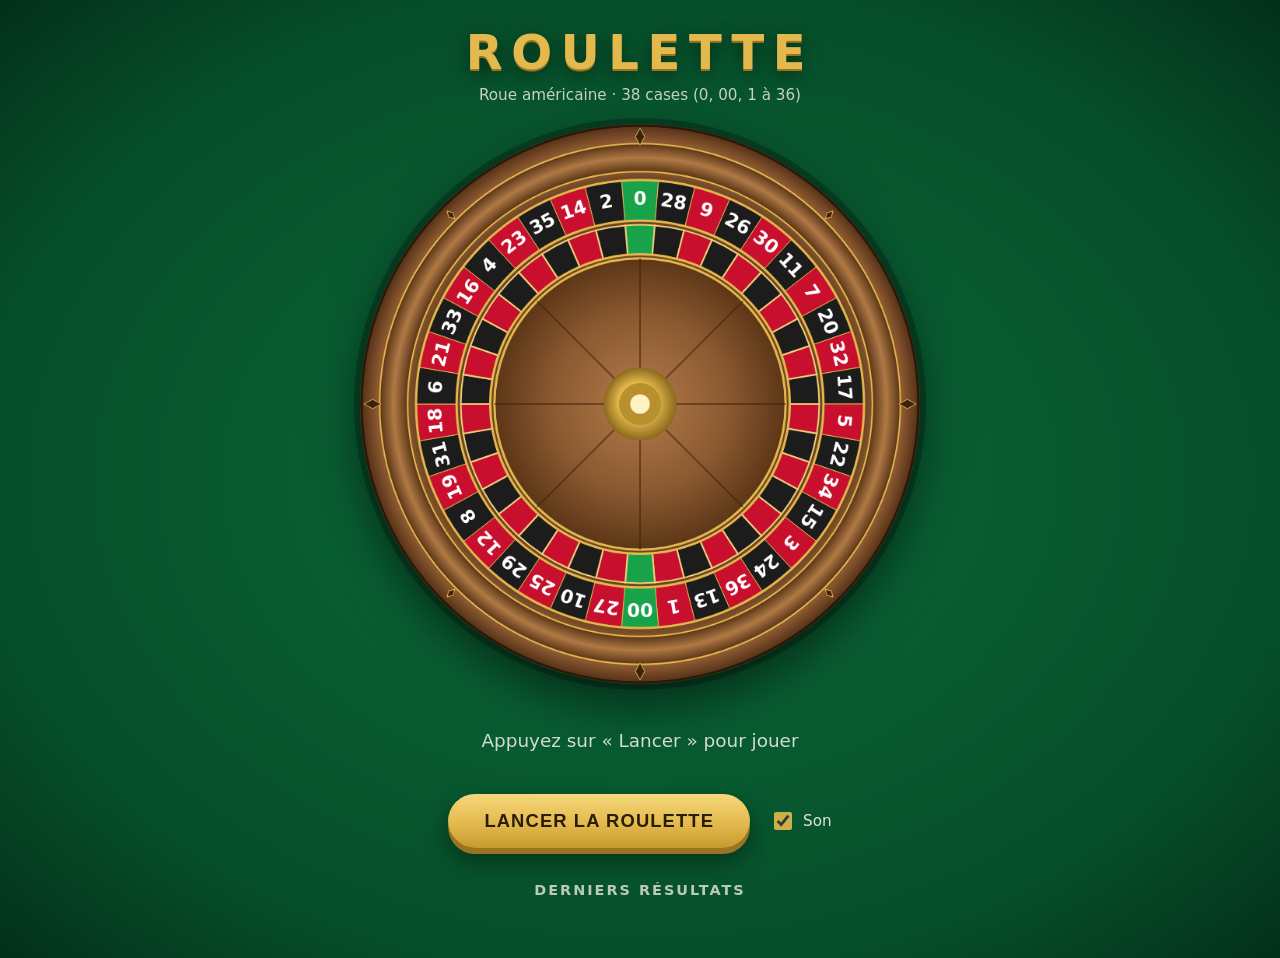
<file: index.html>
<!doctype html>
<html lang="fr">
<head>
  <meta charset="utf-8">
  <meta name="viewport" content="width=device-width, initial-scale=1">
  <title>Roulette Casino</title>
  <link rel="stylesheet" href="style.css">
</head>
<body>
  <main class="table">
    <header class="header">
      <h1>Roulette</h1>
      <p class="subtitle">Roue américaine · 38 cases (0, 00, 1 à 36)</p>
    </header>

    <section class="wheel-area">
      <canvas id="wheel" width="720" height="720" aria-label="Roue de la roulette"></canvas>
      <div id="result" class="result" aria-live="polite">
        <span class="result-label">Appuyez sur « Lancer » pour jouer</span>
      </div>
    </section>

    <section class="controls">
      <button id="spin" class="btn-spin" type="button">Lancer la roulette</button>
      <label class="toggle">
        <input id="sound" type="checkbox" checked>
        <span>Son</span>
      </label>
    </section>

    <section class="history">
      <h2>Derniers résultats</h2>
      <ol id="history" class="history-list" aria-live="polite"></ol>
    </section>
  </main>

  <script src="roulette.js"></script>
</body>
</html>
</file>
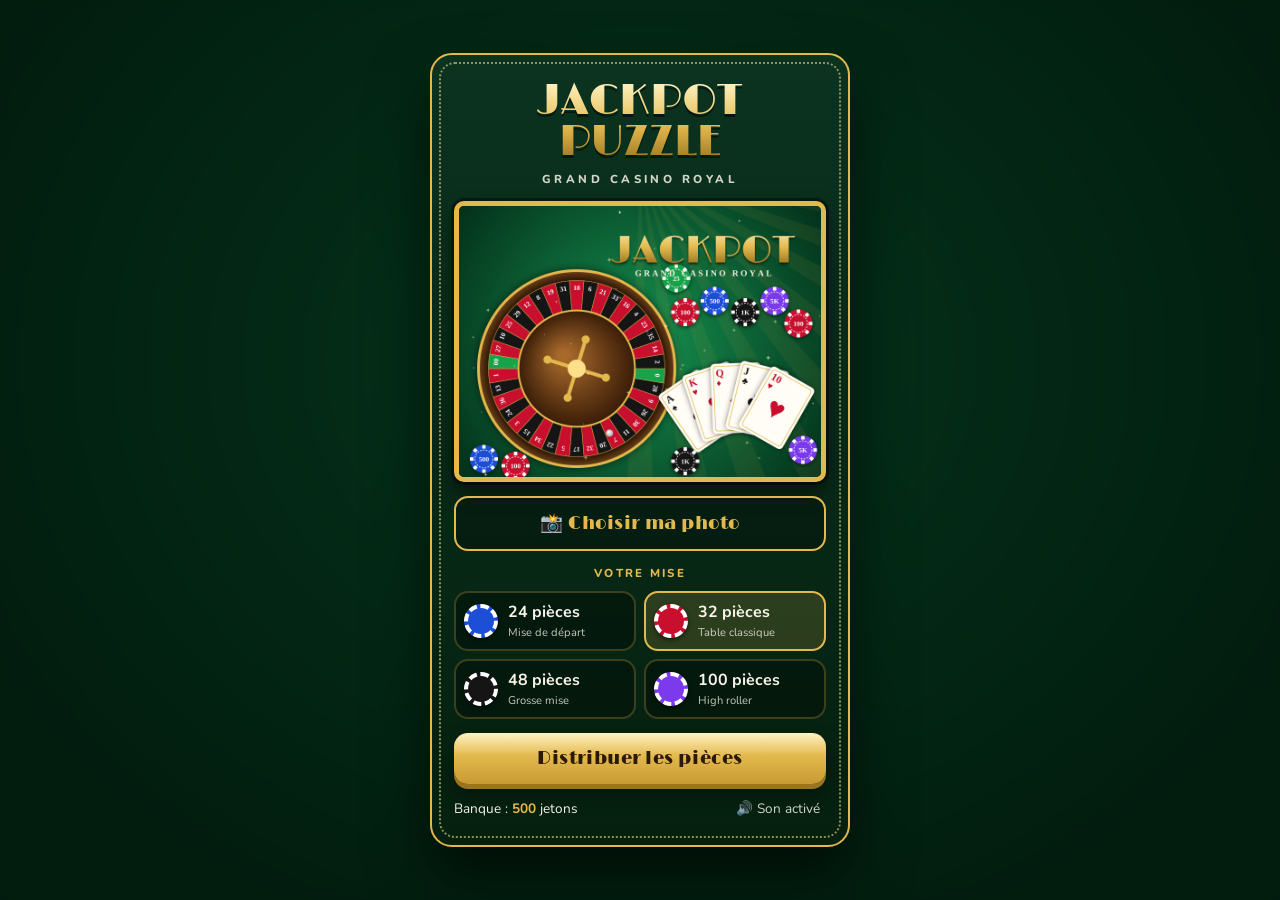
<file: puzzle.html>
<!doctype html>
<html lang="fr">
<head>
<meta charset="utf-8">
<meta name="viewport" content="width=device-width,initial-scale=1,viewport-fit=cover">
<title>Jackpot Puzzle</title>
<meta name="claude:viewport-fit-sides" content="cover">
<link rel="stylesheet" href="https://fonts.googleapis.com/css2?family=Limelight&family=Nunito:wght@400;700;800&display=swap">
<style>
/* Layout: plein écran — tapis de feutre, plateau doré au centre, pièces étalées autour, HUD en bandeau */
:root{--felt:#0b6b3a;--felt2:#032a16;--gold:#e3b94d;--gold-hi:#fff3c4;--gold2:#9a7420;--red:#c8102e;--ink:#f7f3e8;--panel:#0b3320;--panel2:#05200f;
  --disp:"Limelight",Georgia,serif;--body:"Nunito",system-ui,sans-serif;color-scheme:dark}
html,body{height:100%;margin:0;overflow:hidden}
body{background:radial-gradient(ellipse at 50% 40%,var(--felt),var(--felt2) 85%);color:var(--ink);font-family:var(--body);touch-action:none;user-select:none;-webkit-user-select:none}
[hidden]{display:none!important}
#c{position:fixed;inset:0;display:block;touch-action:none}
button{font-family:inherit;cursor:pointer}
button:focus-visible,label:focus-visible{outline:3px solid var(--gold-hi);outline-offset:2px}

.ov{position:fixed;inset:0;display:grid;place-items:center;z-index:20;overflow:auto;background:rgba(2,20,10,.62);backdrop-filter:blur(4px);
  padding-top:max(16px,env(safe-area-inset-top,0px));padding-bottom:max(16px,env(safe-area-inset-bottom,0px));
  padding-left:max(16px,env(safe-area-inset-left,0px));padding-right:max(16px,env(safe-area-inset-right,0px))}
.panel{position:relative;width:min(420px,100%);box-sizing:border-box;background:linear-gradient(var(--panel),var(--panel2));border:2px solid var(--gold);border-radius:22px;
  padding:26px 22px;display:flex;flex-direction:column;gap:14px;text-align:center;box-shadow:0 30px 60px rgba(0,0,0,.6)}
.panel::before{content:"";position:absolute;inset:7px;border-radius:16px;border:2px dotted rgba(255,230,150,.55);pointer-events:none}
.brand{font-family:var(--disp);font-size:2.7rem;line-height:.95;background:linear-gradient(var(--gold-hi),var(--gold) 55%,var(--gold2));-webkit-background-clip:text;background-clip:text;color:transparent;filter:drop-shadow(0 3px 0 rgba(0,0,0,.5))}
.sub{font-size:.72rem;letter-spacing:.3em;text-transform:uppercase;font-weight:800;opacity:.85;margin-top:-6px}
.thumb{border:5px solid var(--gold);border-radius:10px;overflow:hidden;box-shadow:0 0 0 3px rgba(0,0,0,.4),0 10px 20px rgba(0,0,0,.5);aspect-ratio:4/3;background:#000}
.thumb img{width:100%;height:100%;object-fit:cover;display:block}
.btn{font-family:var(--disp);font-size:1.15rem;letter-spacing:.03em;background:linear-gradient(var(--gold-hi),var(--gold) 45%,#c89a33);color:#2a1a05;border:0;padding:14px;border-radius:14px;box-shadow:0 5px 0 var(--gold2),0 10px 20px rgba(0,0,0,.4);display:block}
.btn:active{transform:translateY(3px);box-shadow:0 2px 0 var(--gold2)}
.btn.ghost{background:rgba(0,0,0,.25);color:var(--gold);border:2px solid var(--gold);box-shadow:none}
.lbl{font-size:.72rem;letter-spacing:.2em;text-transform:uppercase;font-weight:800;color:var(--gold);margin-bottom:-4px}
.chips{display:grid;grid-template-columns:1fr 1fr;gap:8px}
.chip-b{display:flex;align-items:center;gap:10px;background:rgba(0,0,0,.3);border:2px solid rgba(227,185,77,.25);border-radius:14px;padding:8px;color:var(--ink);text-align:left}
.chip-b[aria-pressed="true"]{border-color:var(--gold);background:rgba(227,185,77,.16)}
.chip-b b{display:block;font-size:1rem}.chip-b small{font-size:.7rem;opacity:.8}
.dot{flex:0 0 34px;height:34px;border-radius:50%;background:var(--c);border:4px dashed #fff;box-sizing:border-box;box-shadow:0 2px 4px rgba(0,0,0,.5)}
.foot{display:flex;justify-content:space-between;align-items:center;font-size:.85rem}
.foot b{color:var(--gold);font-variant-numeric:tabular-nums}
.link{background:none;border:0;color:var(--ink);opacity:.85;font-size:.85rem}

#hud{position:fixed;top:0;left:0;right:0;z-index:10;display:flex;gap:6px;align-items:center;justify-content:center;
  padding-top:calc(8px + env(safe-area-inset-top,0px));padding-bottom:8px;padding-left:max(8px,env(safe-area-inset-left,0px));padding-right:max(8px,env(safe-area-inset-right,0px));
  background:linear-gradient(rgba(0,0,0,.45),transparent)}
.stat{background:rgba(0,0,0,.45);border:1px solid rgba(227,185,77,.45);border-radius:99px;padding:6px 10px;font-weight:800;font-size:.85rem;font-variant-numeric:tabular-nums;white-space:nowrap;display:flex;gap:5px;align-items:center}
.chipi{display:inline-block;width:13px;height:13px;border-radius:50%;background:var(--red);border:2px dashed #fff;box-sizing:border-box}
.hb{width:40px;height:40px;border-radius:50%;background:rgba(0,0,0,.45);border:1px solid rgba(227,185,77,.55);color:var(--ink);font-size:1.05rem;flex:0 0 auto}
.hb.on{background:var(--gold);color:#2a1a05}
#flash{position:fixed;left:0;right:0;top:calc(70px + env(safe-area-inset-top,0px));text-align:center;z-index:11;pointer-events:none;font-family:var(--disp);font-size:1.7rem;color:var(--gold-hi);text-shadow:0 3px 0 #000,0 0 18px rgba(227,185,77,.8);opacity:0}
#flash.go{animation:pop 1.1s ease-out}
@keyframes pop{0%{opacity:0;transform:scale(.6) rotate(-4deg)}15%{opacity:1;transform:scale(1.15) rotate(-4deg)}70%{opacity:1;transform:scale(1) rotate(-4deg)}100%{opacity:0;transform:translateY(-20px) rotate(-4deg)}}

.jack{font-family:var(--disp);font-size:3.2rem;line-height:1;background:linear-gradient(var(--gold-hi),var(--gold) 55%,var(--gold2));-webkit-background-clip:text;background-clip:text;color:transparent;filter:drop-shadow(0 3px 0 rgba(0,0,0,.6))}
.stars{font-size:2.4rem;letter-spacing:6px;color:var(--gold);text-shadow:0 3px 0 rgba(0,0,0,.5)}
.stars .off{opacity:.25}
.wstats{display:grid;grid-template-columns:repeat(3,1fr);gap:8px}
.wstats div{background:rgba(0,0,0,.3);border-radius:12px;padding:8px 4px;font-size:.72rem}
.wstats b{display:block;font-size:1.2rem;color:var(--gold);font-variant-numeric:tabular-nums}
#coins{position:fixed;inset:0;pointer-events:none;overflow:hidden;z-index:21}
.coin{position:absolute;top:-30px;width:22px;height:22px;border-radius:50%;background:radial-gradient(circle at 35% 35%,var(--gold-hi),var(--gold) 50%,var(--gold2));box-shadow:0 0 0 2px rgba(0,0,0,.2);animation:fall linear forwards}
@keyframes fall{to{transform:translateY(115vh) rotate(720deg)}}
@media (prefers-reduced-motion:reduce){.coin{display:none}#flash.go{animation-duration:.01s}}
</style>

</head>
<body>
<canvas id="c"></canvas>

<div id="hud" hidden>
  <button class="hb" id="bHome" aria-label="Retour au menu">⌂</button>
  <div class="stat" title="Temps"><span>⏱</span><b id="time">0:00</b></div>
  <div class="stat" title="Pièces placées"><span>🧩</span><b id="count">0/0</b></div>
  <div class="stat" title="Jetons gagnés"><span class="chipi"></span><b id="gain">0</b></div>
  <button class="hb" id="bGhost" aria-label="Afficher le modèle">👁</button>
  <button class="hb" id="bSpread" aria-label="Étaler les pièces">⟲</button>
</div>
<div id="flash"></div>

<div class="ov" id="home">
  <div class="panel">
    <div class="brand">JACKPOT<br>PUZZLE</div>
    <div class="sub">Grand Casino Royal</div>
    <div class="thumb"><img id="thumb" alt="Image du puzzle"></div>
    <label class="btn ghost" for="file" tabindex="0">📸 Choisir ma photo</label>
    <input type="file" id="file" accept="image/*" hidden>
    <div class="lbl">Votre mise</div>
    <div class="chips" id="chips"></div>
    <button class="btn" id="play">Distribuer les pièces</button>
    <div class="foot"><span>Banque : <b id="bank">0</b> jetons</span><button class="link" id="bSound">🔊 Son activé</button></div>
  </div>
</div>

<div class="ov" id="win" hidden>
  <div class="panel">
    <div class="jack">JACKPOT !</div>
    <div class="stars" id="wStars"></div>
    <div class="thumb"><img id="wImg" alt="Puzzle terminé"></div>
    <div class="wstats">
      <div><b id="wTime">0:00</b>temps</div>
      <div><b id="wCombo">×1</b>combo max</div>
      <div><b id="wGain">+0</b>jetons</div>
    </div>
    <button class="btn" id="wNext">Doubler la mise</button>
    <button class="btn ghost" id="wHome">Nouvelle photo</button>
  </div>
</div>
<div id="coins"></div>

<script>
const $=q=>document.querySelector(q);
const cv=$('#c'),ctx=cv.getContext('2d');
let dpr=1,cw=0,ch=0,sc=1,ox=0,oy=0;
let G=null,src=null,N=32,dirty=true,drag=null,ghost=false,parts=[],AC=null,sound=true;
const LEVELS=[[24,'Mise de départ','#1d4ed8'],[32,'Table classique','#c8102e'],[48,'Grosse mise','#151515'],[100,'High roller','#7c3aed']];
let bank=500;try{const b=localStorage.getItem('jp-bank');if(b!==null)bank=+b}catch(e){}
function saveBank(){try{localStorage.setItem('jp-bank',bank)}catch(e){}}

/* ---------- écran / vue ---------- */
function hudH(){const h=$('#hud');return h.hidden?0:h.offsetHeight}
function resize(){dpr=Math.min(window.devicePixelRatio||1,3);cw=innerWidth;ch=innerHeight;cv.width=Math.round(cw*dpr);cv.height=Math.round(ch*dpr);cv.style.width=cw+'px';cv.style.height=ch+'px';fit();dirty=true}
function fit(){if(!G)return;const top=Math.max(hudH(),58)+4,m=6;sc=Math.min((cw-2*m)/G.W,(ch-top-m)/G.H);ox=(cw-G.W*sc)/2;oy=top+(ch-top-m-G.H*sc)/2}
addEventListener('resize',resize);

/* ---------- image par défaut (scène de casino dessinée) ---------- */
async function makeDefault(){
  try{await document.fonts.load('100px Limelight')}catch(e){}
  const c=document.createElement('canvas');c.width=1600;c.height=1200;const x=c.getContext('2d');
  let g=x.createRadialGradient(800,600,100,800,600,1000);g.addColorStop(0,'#14894b');g.addColorStop(1,'#03301a');x.fillStyle=g;x.fillRect(0,0,1600,1200);
  x.save();x.translate(800,-150);x.rotate(-Math.PI/2);for(let i=0;i<36;i++){x.rotate(Math.PI/36);if(i%2){x.fillStyle='rgba(227,185,77,.07)';x.beginPath();x.moveTo(0,0);x.lineTo(1700,-70);x.lineTo(1700,70);x.fill()}}x.restore();
  for(let i=0;i<5000;i++){x.fillStyle=`rgba(255,255,255,${Math.random()*.05})`;x.fillRect(Math.random()*1600,Math.random()*1200,2,2)}
  // roulette
  const ord=[0,28,9,26,30,11,7,20,32,17,5,22,34,15,3,24,36,13,1,'00',27,10,25,29,12,8,19,31,18,6,21,33,16,4,23,35,14,2];
  const reds=new Set([1,3,5,7,9,12,14,16,18,19,21,23,25,27,30,32,34,36]);
  const cx=520,cy=720,R=390,a=2*Math.PI/38;
  x.save();x.shadowColor='rgba(0,0,0,.6)';x.shadowBlur=40;x.beginPath();x.arc(cx,cy,R+50,0,7);g=x.createRadialGradient(cx,cy,R,cx,cy,R+50);g.addColorStop(0,'#2d1606');g.addColorStop(1,'#7a4a1c');x.fillStyle=g;x.fill();x.restore();
  x.lineWidth=12;x.strokeStyle='#e3b94d';x.beginPath();x.arc(cx,cy,R+44,0,7);x.stroke();
  ord.forEach((n,i)=>{x.beginPath();x.moveTo(cx,cy);x.arc(cx,cy,R,i*a,(i+1)*a);x.closePath();x.fillStyle=(n===0||n==='00')?'#18a34a':reds.has(n)?'#c8102e':'#151515';x.fill();x.strokeStyle='#e3b94d';x.lineWidth=2;x.stroke();
    x.save();x.translate(cx,cy);x.rotate((i+.5)*a+Math.PI/2);x.fillStyle='#fff';x.font='bold 30px Georgia';x.textAlign='center';x.fillText(n,0,-R+42);x.restore()});
  x.beginPath();x.arc(cx,cy,R*.66,0,7);g=x.createRadialGradient(cx-60,cy-60,20,cx,cy,R*.66);g.addColorStop(0,'#a8692c');g.addColorStop(1,'#3a1d08');x.fillStyle=g;x.fill();x.lineWidth=8;x.strokeStyle='#e3b94d';x.stroke();
  for(let k=0;k<4;k++){x.save();x.translate(cx,cy);x.rotate(k*Math.PI/2+.3);x.fillStyle='#e3b94d';x.fillRect(-8,-130,16,130);x.beginPath();x.arc(0,-135,18,0,7);x.fill();x.restore()}
  x.beginPath();x.arc(cx,cy,40,0,7);x.fillStyle='#ffe08a';x.fill();
  x.beginPath();x.arc(cx+Math.cos(1.1)*(R-70),cy+Math.sin(1.1)*(R-70),16,0,7);g=x.createRadialGradient(cx+Math.cos(1.1)*(R-70)-5,cy+Math.sin(1.1)*(R-70)-5,2,cx+Math.cos(1.1)*(R-70),cy+Math.sin(1.1)*(R-70),16);g.addColorStop(0,'#fff');g.addColorStop(1,'#aaa');x.fillStyle=g;x.fill();
  // cartes
  [['A','♠'],['K','♥'],['Q','♦'],['J','♣'],['10','♥']].forEach(([r,s],i)=>{x.save();x.translate(1240,1180);x.rotate(-.6+i*.28);x.translate(0,-330);
    x.shadowColor='rgba(0,0,0,.5)';x.shadowBlur=24;x.fillStyle='#fffdf5';x.beginPath();x.roundRect(-110,-155,220,310,18);x.fill();x.shadowBlur=0;
    x.strokeStyle='#e3b94d';x.lineWidth=3;x.beginPath();x.roundRect(-98,-143,196,286,12);x.stroke();
    const col=(s==='♥'||s==='♦')?'#c8102e':'#151515';x.fillStyle=col;x.textAlign='left';x.font='bold 46px Georgia';x.fillText(r,-88,-98);x.font='40px Georgia';x.fillText(s,-86,-56);
    x.font='130px Georgia';x.textAlign='center';x.fillText(s,0,50);x.restore()});
  // jetons
  function chip(px,py,r,col,lab){x.save();x.translate(px,py);x.shadowColor='rgba(0,0,0,.55)';x.shadowBlur=18;x.shadowOffsetY=6;x.beginPath();x.arc(0,0,r,0,7);x.fillStyle=col;x.fill();x.shadowColor='transparent';
    x.fillStyle='#fff';for(let k=0;k<8;k++){x.save();x.rotate(k*Math.PI/4);x.fillRect(-r*.12,-r,r*.24,r*.26);x.restore()}
    x.beginPath();x.arc(0,0,r*.64,0,7);x.strokeStyle='rgba(255,255,255,.85)';x.setLineDash([7,6]);x.lineWidth=4;x.stroke();x.setLineDash([]);
    x.fillStyle='#fff';x.font=`bold ${r*.48}px Georgia`;x.textAlign='center';x.textBaseline='middle';x.fillText(lab,0,3);x.restore()}
  [[1000,470,'#c8102e','100'],[1130,420,'#1d4ed8','500'],[1265,470,'#151515','1K'],[1395,420,'#7c3aed','5K'],[1500,520,'#c8102e','100'],
   [110,1120,'#1d4ed8','500'],[250,1150,'#c8102e','100'],[1000,1130,'#151515','1K'],[1520,1080,'#7c3aed','5K'],[960,320,'#18a34a','25']].forEach(a=>chip(a[0],a[1],62,a[2],a[3]));
  // titre
  x.textAlign='center';x.textBaseline='alphabetic';x.font='170px Limelight, Georgia';
  g=x.createLinearGradient(0,90,0,260);g.addColorStop(0,'#fff3c4');g.addColorStop(.55,'#e3b94d');g.addColorStop(1,'#9a7420');
  x.shadowColor='rgba(0,0,0,.6)';x.shadowOffsetY=8;x.shadowBlur=10;x.fillStyle=g;x.fillText('JACKPOT',1080,250);x.shadowColor='transparent';
  x.font='bold 38px Georgia';x.fillStyle='#f7f3e8';x.fillText('G R A N D   C A S I N O   R O Y A L',1080,310);
  for(let i=0;i<40;i++){const sx=Math.random()*1600,sy=Math.random()*1200,r=4+Math.random()*10;x.fillStyle=`rgba(255,240,180,${.3+Math.random()*.6})`;x.beginPath();x.moveTo(sx,sy-r);x.quadraticCurveTo(sx,sy,sx+r,sy);x.quadraticCurveTo(sx,sy,sx,sy+r);x.quadraticCurveTo(sx,sy,sx-r,sy);x.quadraticCurveTo(sx,sy,sx,sy-r);x.fill()}
  return c;
}

/* ---------- formes des pièces ---------- */
function edge(P,x0,y0,x1,y1,t,m){
  if(!t){P.lineTo(x1,y1);return}
  const dx=x1-x0,dy=y1-y0,L=Math.hypot(dx,dy),k=m/L,nx=dy*k,ny=-dx*k,p=(a,b)=>{a=a===1?1:.5+(a-.5)*k;return[x0+dx*a+nx*b*t,y0+dy*a+ny*b*t]};
  const B=(a,b,c,d,e,f)=>P.bezierCurveTo(...p(a,b),...p(c,d),...p(e,f));
  P.lineTo(...p(.35,0));B(.40,0,.44,.08,.38,.14);B(.32,.22,.40,.29,.50,.29);B(.60,.29,.68,.22,.62,.14);B(.56,.08,.60,0,.65,0);P.lineTo(x1,y1);
}
function piecePath(w,h,e){const m=Math.min(w,h),P=new Path2D(),pt=[[0,0],[w,0],[w,h],[0,h]];P.moveTo(0,0);for(let k=0;k<4;k++){const a=pt[k],b=pt[(k+1)%4];edge(P,a[0],a[1],b[0],b[1],e[k],m)}P.closePath();return P}
function renderPiece(p){
  const {s,sw,sh,pad,q}=G,c=document.createElement('canvas');c.width=Math.ceil((sw+2*pad)*q);c.height=Math.ceil((sh+2*pad)*q);const x=c.getContext('2d');
  x.setTransform(q,0,0,q,pad*q,pad*q);
  x.shadowColor='rgba(0,0,0,.55)';x.shadowBlur=s*.08*q;x.shadowOffsetY=s*.04*q;x.fillStyle='#000';x.fill(p.path);x.shadowColor='transparent';
  x.save();x.clip(p.path);x.drawImage(G.bc,-p.c*sw,-p.r*sh,G.Wb,G.Hb);
  x.lineWidth=s*.05;x.translate(s*.016,s*.016);x.strokeStyle='rgba(255,255,255,.3)';x.stroke(p.path);x.translate(-s*.032,-s*.032);x.strokeStyle='rgba(0,0,0,.35)';x.stroke(p.path);x.restore();
  x.lineWidth=s*.014;x.strokeStyle='rgba(0,0,0,.55)';x.stroke(p.path);p.cv=c;
}

/* ---------- partie ---------- */
function pickZone(){const z=G.zones,tot=z.reduce((a,b)=>a+b[2]*b[3],0);let r=Math.random()*tot;for(const k of z){r-=k[2]*k[3];if(r<=0)return k}return z[0]}
function spot(){const z=pickZone();return[z[0]+Math.random()*Math.max(1,z[2]-G.sw),z[1]+Math.random()*Math.max(1,z[3]-G.sh)]}

function start(){
  const img=src,ia=img.width/img.height,A=Math.min(1.7,Math.max(.6,ia));
  let cols=0,rows=0,bd=1e9;for(let c=2;c<=N;c++){if(N%c)continue;const r=N/c,d=Math.abs(Math.log((A/c*r)));if(d<bd){bd=d;cols=c;rows=r}}
  const n=cols*rows,portrait=innerHeight>innerWidth*1.05;
  const Wb=portrait?600:640*A,Hb=Wb/A,sw=Wb/cols,sh=Hb/rows,s=Math.min(sw,sh),gap=s*.4,need=n*sw*sh*1.56*.7;
  let W,H,bx,by,zones;
  if(portrait){const m=s*.5;W=Wb+2*m;const sc0=(innerWidth-12)/W,Hav=(innerHeight-74)/sc0;const B=Math.max(s*3,need/W,Hav-(m+Hb+gap+m*.4));bx=m;by=m;H=m+Hb+gap+B+m*.4;zones=[[m*.2,by+Hb+gap,W-m*.4,B]]}
  else{const top=s*.6;H=Hb+2*top;const side=Math.max(s*2.6,need/(2*H));W=Wb+2*side;bx=side;by=top;const zw=side-gap-s*.2;zones=[[s*.2,top*.4,zw,H-top*.8],[side+Wb+gap,top*.4,zw,H-top*.8]]}
  G={cols,rows,n,s,sw,sh,pad:s*.36,Wb,Hb,W,H,bx,by,zones,pieces:[],order:[],t0:0,combo:0,lastSnap:0,maxCombo:1,won:false,anim:null,gain:0,ghostUses:0};
  $('#home').hidden=true;$('#win').hidden=true;$('#hud').hidden=false;ghost=false;$('#bGhost').classList.remove('on');
  fit();G.q=Math.min(3,Math.max(1,sc*dpr));
  const bc=document.createElement('canvas');bc.width=Math.round(Wb*G.q);bc.height=Math.round(Hb*G.q);
  const Rt=A;let iw=img.width,ih=img.height,sx=0,sy=0;if(iw/ih>Rt){iw=ih*Rt;sx=(img.width-iw)/2}else{ih=iw/Rt;sy=(img.height-ih)/2}
  bc.getContext('2d').drawImage(img,sx,sy,iw,ih,0,0,bc.width,bc.height);G.bc=bc;
  const rnd=()=>Math.random()<.5?1:-1,h=[...Array(rows)].map(()=>[...Array(cols)].map(rnd)),v=[...Array(rows)].map(()=>[...Array(cols)].map(rnd));
  let id=0;
  for(let r=0;r<rows;r++)for(let c=0;c<cols;c++){
    const e=[r?-h[r-1][c]:0,c<cols-1?v[r][c]:0,r<rows-1?h[r][c]:0,c?-v[r][c-1]:0];
    const p={r,c,g:id++,tx:bx+c*sw,ty:by+r*sh,locked:false,path:piecePath(sw,sh,e)};renderPiece(p);
    const [ex,ey]=spot();p.ex=ex;p.ey=ey;p.fx=p.x=bx+Wb/2-sw/2;p.fy=p.y=by+Hb/2-sh/2;G.pieces.push(p)}
  G.order=G.pieces.slice().sort(()=>Math.random()-.5);
  const step=Math.min(14,1100/n);G.order.forEach((p,i)=>p.delay=i*step);
  G.anim={t0:performance.now(),end:n*step+450};
  G.grid=(r,c)=>(r<0||c<0||r>=rows||c>=cols)?null:G.pieces[r*cols+c];
  updHud();dirty=true;
}

function trySnap(gid){
  const s=G.s,T=s*.3,grp=G.pieces.filter(p=>p.g===gid);
  for(const p of grp){if(Math.hypot(p.x-p.tx,p.y-p.ty)<T){const dx=p.tx-p.x,dy=p.ty-p.y;grp.forEach(q=>{q.x+=dx;q.y+=dy;q.locked=true});G.snapG=gid;return'board'}}
  for(const p of grp)for(const[dr,dc]of[[0,1],[1,0],[0,-1],[-1,0]]){
    const n=G.grid(p.r+dr,p.c+dc);if(!n||n.g===gid)continue;
    const ex=n.x-(p.x+dc*G.sw),ey=n.y-(p.y+dr*G.sh);
    if(Math.hypot(ex,ey)<T){
      if(n.locked){grp.forEach(q=>{q.x+=ex;q.y+=ey;q.locked=true});G.snapG=gid;return'board'}
      grp.forEach(q=>{q.x+=ex;q.y+=ey;q.g=n.g});G.snapG=n.g;return trySnap(n.g)||'merge'}}
  return null;
}
function sortOrder(){G.order.sort((a,b)=>(b.locked?1:0)-(a.locked?1:0))}

function onSnap(res,gid){
  const now=performance.now();G.combo=(now-G.lastSnap<6000)?G.combo+1:1;G.lastSnap=now;G.maxCombo=Math.max(G.maxCombo,G.combo);
  const gain=5*G.combo;G.gain+=gain;
  const grp=G.pieces.filter(p=>p.g===gid);
  let cx=0,cy=0;grp.forEach(p=>{cx+=p.x;cy+=p.y});cx=cx/grp.length+G.sw/2;cy=cy/grp.length+G.sh/2;burst(cx,cy,res==='board'?22:12);
  sfx(res);if(G.combo>=2)flash(`COMBO ×${G.combo}  +${gain}`);
  if(res==='board')sortOrder();updHud();
  if(G.pieces.every(p=>p.locked))setTimeout(win,450);
}

/* ---------- interactions ---------- */
function toW(e){return[(e.clientX-ox)/sc,(e.clientY-oy)/sc]}
function hit(wx,wy){
  ctx.setTransform(1,0,0,1,0,0);
  for(let k=G.order.length-1;k>=0;k--){const p=G.order[k];if(!p.locked&&ctx.isPointInPath(p.path,wx-p.x,wy-p.y))return p}
  let best=null,bd=G.s*.75;for(let k=G.order.length-1;k>=0;k--){const p=G.order[k];if(p.locked)continue;const d=Math.hypot(wx-p.x-G.sw/2,wy-p.y-G.sh/2);if(d<bd){bd=d;best=p}}
  return best;
}
cv.addEventListener('pointerdown',e=>{
  initAudio();if(!G||G.won||G.anim||drag)return;const[wx,wy]=toW(e),p=hit(wx,wy);if(!p)return;
  const grp=G.order.filter(q=>q.g===p.g);G.order=G.order.filter(q=>q.g!==p.g).concat(grp);
  drag={id:e.pointerId,grp,lx:wx,ly:wy};try{cv.setPointerCapture(e.pointerId)}catch(_){}sfx('pick');dirty=true;
});
cv.addEventListener('pointermove',e=>{
  if(!drag||e.pointerId!==drag.id)return;const[wx,wy]=toW(e);let dx=wx-drag.lx,dy=wy-drag.ly;
  const minx=Math.min(...drag.grp.map(q=>q.x)),maxx=Math.max(...drag.grp.map(q=>q.x)),miny=Math.min(...drag.grp.map(q=>q.y)),maxy=Math.max(...drag.grp.map(q=>q.y)),s=G.s;
  dx=Math.max(-minx-s*.5,Math.min(G.W-maxx-s*.5,dx));dy=Math.max(-miny-s*.5,Math.min(G.H-maxy-s*.5,dy));
  drag.grp.forEach(q=>{q.x+=dx;q.y+=dy});drag.lx+=dx;drag.ly+=dy;dirty=true;
});
function endDrag(e){if(!drag||e.pointerId!==drag.id)return;const gid=drag.grp[0].g;drag=null;const res=trySnap(gid);if(res)onSnap(res,G.snapG);dirty=true}
cv.addEventListener('pointerup',endDrag);cv.addEventListener('pointercancel',endDrag);

$('#bGhost').onclick=()=>{ghost=!ghost;if(ghost)G.ghostUses++;$('#bGhost').classList.toggle('on',ghost);dirty=true};
$('#bSpread').onclick=()=>{if(!G||G.anim)return;const cnt={};G.pieces.forEach(p=>cnt[p.g]=(cnt[p.g]||0)+1);G.pieces.forEach(p=>{if(!p.locked&&cnt[p.g]===1){const[x,y]=spot();p.x=x;p.y=y}});sfx('pick');dirty=true};
$('#bHome').onclick=()=>{G=null;$('#hud').hidden=true;$('#home').hidden=false;renderHome();dirty=true;ctx.setTransform(1,0,0,1,0,0);ctx.clearRect(0,0,cv.width,cv.height)};

/* ---------- rendu ---------- */
function burst(x,y,n){const cols=['#ffe08a','#e3b94d','#fff3c4','#c8102e'];for(let i=0;i<n;i++){const a=Math.random()*7,v=G.s*(.02+Math.random()*.05);parts.push({x,y,vx:Math.cos(a)*v,vy:Math.sin(a)*v-G.s*.02,r:G.s*(.03+Math.random()*.04),l:1,c:cols[i%4]})}}
function draw(){
  dirty=false;ctx.setTransform(dpr,0,0,dpr,0,0);ctx.clearRect(0,0,cw,ch);if(!G)return;
  ctx.translate(ox,oy);ctx.scale(sc,sc);const{bx,by,Wb,Hb,s,sw,sh,pad}=G;
  ctx.fillStyle='rgba(0,0,0,.34)';ctx.beginPath();ctx.roundRect(bx-s*.12,by-s*.12,Wb+s*.24,Hb+s*.24,s*.15);ctx.fill();
  ctx.lineWidth=s*.07;ctx.strokeStyle='#e3b94d';ctx.stroke();
  ctx.lineWidth=s*.02;ctx.strokeStyle='rgba(255,243,196,.5)';ctx.beginPath();ctx.roundRect(bx-s*.2,by-s*.2,Wb+s*.4,Hb+s*.4,s*.2);ctx.stroke();
  ctx.strokeStyle='rgba(227,185,77,.13)';ctx.lineWidth=1/sc;ctx.beginPath();
  for(let c=1;c<G.cols;c++){ctx.moveTo(bx+c*sw,by);ctx.lineTo(bx+c*sw,by+Hb)}for(let r=1;r<G.rows;r++){ctx.moveTo(bx,by+r*sh);ctx.lineTo(bx+Wb,by+r*sh)}ctx.stroke();
  if(ghost){ctx.globalAlpha=.3;ctx.drawImage(G.bc,bx,by,Wb,Hb);ctx.globalAlpha=1}
  for(const p of G.order)ctx.drawImage(p.cv,p.x-pad,p.y-pad,sw+2*pad,sh+2*pad);
  for(const q of parts){ctx.globalAlpha=Math.max(0,q.l);ctx.fillStyle=q.c;ctx.beginPath();ctx.arc(q.x,q.y,q.r,0,7);ctx.fill()}ctx.globalAlpha=1;
}
function loop(now){
  requestAnimationFrame(loop);if(!G)return;
  if(G.anim){const t=now-G.anim.t0;for(const p of G.pieces){let k=(t-p.delay)/450;k=Math.max(0,Math.min(1,k));const e=1-(1-k)**3;p.x=p.fx+(p.ex-p.fx)*e;p.y=p.fy+(p.ey-p.fy)*e}
    if(t>G.anim.end){G.anim=null;G.t0=performance.now()}else if(Math.random()<.25)sfx('deal');dirty=true}
  if(parts.length){parts.forEach(q=>{q.x+=q.vx;q.y+=q.vy;q.vy+=G.s*.003;q.l-=.025});parts=parts.filter(q=>q.l>0);dirty=true}
  if(dirty)draw();
}
requestAnimationFrame(loop);

/* ---------- HUD, victoire ---------- */
const fmt=ms=>{const t=Math.floor(ms/1000);return Math.floor(t/60)+':'+String(t%60).padStart(2,'0')};
function updHud(){if(!G)return;$('#count').textContent=G.pieces.filter(p=>p.locked).length+'/'+G.n;$('#gain').textContent=G.gain;$('#time').textContent=G.anim||!G.t0?'0:00':fmt((G.won?G.end:performance.now())-G.t0)}
setInterval(updHud,250);
function flash(t){const f=$('#flash');f.textContent=t;f.classList.remove('go');void f.offsetWidth;f.classList.add('go')}
function win(){
  if(G.won)return;G.won=true;G.end=performance.now();ghost=false;$('#bGhost').classList.remove('on');dirty=true;
  const sec=(G.end-G.t0)/1000,per=sec/G.n;let stars=per<5?3:per<10?2:1;if(G.ghostUses>3)stars=Math.max(1,stars-1);
  const reward=Math.round(G.n*[1,1.5,2.5][stars-1])+G.gain;bank+=reward;saveBank();
  $('#wStars').innerHTML='★'.repeat(stars)+'<span class="off">'+'★'.repeat(3-stars)+'</span>';
  $('#wTime').textContent=fmt(G.end-G.t0);$('#wCombo').textContent='×'+G.maxCombo;$('#wGain').textContent='+'+reward;
  $('#wImg').src=G.bc.toDataURL('image/jpeg',.85);
  const nx=LEVELS.find(l=>l[0]>G.n);$('#wNext').textContent=nx?`Doubler la mise · ${nx[0]} pièces`:'Rejouer en High roller';
  $('#win').hidden=false;sfx('win');
  const box=$('#coins');box.innerHTML='';for(let i=0;i<45;i++){const c=document.createElement('i');c.className='coin';c.style.left=Math.random()*100+'%';c.style.animationDuration=(1.6+Math.random()*1.8)+'s';c.style.animationDelay=Math.random()*1.2+'s';box.appendChild(c)}
  setTimeout(()=>box.innerHTML='',5000);
}
$('#wNext').onclick=()=>{const nx=LEVELS.find(l=>l[0]>G.n);if(nx)N=nx[0];renderHome();start()};
$('#wHome').onclick=()=>{$('#win').hidden=true;$('#bHome').onclick()};

/* ---------- son ---------- */
function initAudio(){if(AC)return;try{AC=new(window.AudioContext||window.webkitAudioContext)()}catch(e){}}
function tone(f,d,type,v,when){if(!AC||!sound)return;const t=AC.currentTime+(when||0),o=AC.createOscillator(),g=AC.createGain();o.type=type||'sine';o.frequency.setValueAtTime(f,t);g.gain.setValueAtTime(v||.1,t);g.gain.exponentialRampToValueAtTime(.0005,t+d);o.connect(g).connect(AC.destination);o.start(t);o.stop(t+d+.02)}
function sfx(k){
  if(k==='pick')tone(900,.04,'triangle',.05);
  else if(k==='deal')tone(1400+Math.random()*400,.03,'square',.015);
  else if(k==='merge'){tone(1800,.04,'square',.04);tone(1200+G.combo*90,.09,'sine',.08,.02)}
  else if(k==='board'){tone(2200,.05,'square',.05);tone(1500+G.combo*110,.12,'sine',.1,.03);tone(2000+G.combo*110,.12,'sine',.07,.08)}
  else if(k==='win')[523,659,784,1047,1319,1568].forEach((f,i)=>tone(f,.3,'triangle',.12,i*.09));
}
$('#bSound').onclick=()=>{sound=!sound;$('#bSound').textContent=sound?'🔊 Son activé':'🔇 Son coupé'};

/* ---------- accueil ---------- */
function renderHome(){
  $('#bank').textContent=bank;
  $('#chips').innerHTML=LEVELS.map(l=>`<button class="chip-b" id="lv${l[0]}" data-n="${l[0]}" aria-pressed="${l[0]===N}"><span class="dot" style="--c:${l[2]}"></span><span><b>${l[0]} pièces</b><small>${l[1]}</small></span></button>`).join('');
  document.querySelectorAll('.chip-b').forEach(b=>b.onclick=()=>{N=+b.dataset.n;initAudio();tone(1800,.04,'square',.04);tone(2400,.05,'square',.03,.04);renderHome()});
}
$('#file').addEventListener('change',e=>{const f=e.target.files[0];if(!f)return;const r=new FileReader();r.onload=()=>{const im=new Image();im.onload=()=>{src=im;$('#thumb').src=r.result};im.src=r.result};r.readAsDataURL(f)});
$('#file').previousElementSibling.addEventListener('keydown',e=>{if(e.key==='Enter'||e.key===' '){e.preventDefault();$('#file').click()}});
$('#play').onclick=()=>{initAudio();if(src)start()};
resize();renderHome();
makeDefault().then(c=>{if(!src){src=c;$('#thumb').src=c.toDataURL('image/jpeg',.85)}});
</script>
</body>
</html>
</file>
<file: style.css>
:root {
  --felt: #0b6b3a;
  --felt-dark: #064d29;
  --gold: #e3b94d;
  --gold-dark: #9a7420;
  --red: #c8102e;
  --black: #1a1a1a;
  --green: #18a34a;
  --text: #f7f3e8;
}

* { box-sizing: border-box; }

html, body {
  margin: 0;
  min-height: 100%;
  font-family: "Segoe UI", system-ui, -apple-system, Roboto, sans-serif;
  color: var(--text);
  background:
    radial-gradient(ellipse at center, var(--felt) 0%, var(--felt-dark) 75%, #03301a 100%);
}

.table {
  max-width: 820px;
  margin: 0 auto;
  padding: 24px 16px 48px;
  text-align: center;
}

.header h1 {
  margin: 0;
  font-size: clamp(2rem, 6vw, 3rem);
  letter-spacing: 0.18em;
  text-transform: uppercase;
  color: var(--gold);
  text-shadow: 0 2px 0 var(--gold-dark), 0 6px 18px rgba(0, 0, 0, 0.5);
}

.subtitle {
  margin: 6px 0 20px;
  opacity: 0.8;
  font-size: 0.95rem;
}

.wheel-area {
  position: relative;
  display: inline-block;
  width: min(92vw, 560px);
}

#wheel {
  width: 100%;
  height: auto;
  display: block;
  border-radius: 50%;
  box-shadow: 0 20px 50px rgba(0, 0, 0, 0.55), 0 0 0 6px rgba(0, 0, 0, 0.25);
}

.result {
  margin: 20px auto 0;
  min-height: 72px;
  display: flex;
  align-items: center;
  justify-content: center;
  gap: 14px;
  font-size: 1.15rem;
}

.result-label { opacity: 0.85; }

.result-number {
  display: inline-flex;
  align-items: center;
  justify-content: center;
  min-width: 64px;
  height: 64px;
  padding: 0 14px;
  border-radius: 14px;
  font-size: 2rem;
  font-weight: 700;
  color: #fff;
  border: 3px solid var(--gold);
  box-shadow: 0 6px 16px rgba(0, 0, 0, 0.45);
  animation: pop 0.45s cubic-bezier(0.2, 1.6, 0.4, 1);
}

.result-number.red { background: var(--red); }
.result-number.black { background: var(--black); }
.result-number.green { background: var(--green); }

.result-detail {
  font-size: 1rem;
  text-align: left;
  line-height: 1.4;
}

@keyframes pop {
  from { transform: scale(0.4); opacity: 0; }
  to { transform: scale(1); opacity: 1; }
}

.controls {
  margin-top: 18px;
  display: flex;
  align-items: center;
  justify-content: center;
  gap: 20px;
  flex-wrap: wrap;
}

.btn-spin {
  appearance: none;
  border: 0;
  cursor: pointer;
  padding: 16px 36px;
  border-radius: 999px;
  font-size: 1.15rem;
  font-weight: 700;
  letter-spacing: 0.06em;
  text-transform: uppercase;
  color: #2a1d05;
  background: linear-gradient(180deg, #f6d77a 0%, var(--gold) 55%, #c79a2e 100%);
  box-shadow: 0 6px 0 var(--gold-dark), 0 12px 24px rgba(0, 0, 0, 0.45);
  transition: transform 0.08s ease, box-shadow 0.08s ease, filter 0.2s ease;
}

.btn-spin:hover:not(:disabled) { filter: brightness(1.06); }

.btn-spin:active:not(:disabled) {
  transform: translateY(4px);
  box-shadow: 0 2px 0 var(--gold-dark), 0 6px 14px rgba(0, 0, 0, 0.45);
}

.btn-spin:disabled {
  cursor: not-allowed;
  filter: grayscale(0.4) brightness(0.8);
}

.toggle {
  display: inline-flex;
  align-items: center;
  gap: 8px;
  font-size: 0.95rem;
  opacity: 0.9;
  cursor: pointer;
  user-select: none;
}

.toggle input { width: 18px; height: 18px; accent-color: var(--gold); }

.history { margin-top: 34px; }

.history h2 {
  font-size: 0.9rem;
  font-weight: 600;
  letter-spacing: 0.14em;
  text-transform: uppercase;
  opacity: 0.75;
  margin: 0 0 12px;
}

.history-list {
  list-style: none;
  margin: 0;
  padding: 0;
  display: flex;
  justify-content: center;
  flex-wrap: wrap;
  gap: 8px;
}

.history-list li {
  min-width: 40px;
  height: 40px;
  padding: 0 10px;
  border-radius: 10px;
  display: inline-flex;
  align-items: center;
  justify-content: center;
  font-weight: 700;
  color: #fff;
  border: 2px solid rgba(255, 255, 255, 0.25);
  box-shadow: 0 3px 8px rgba(0, 0, 0, 0.35);
}

.history-list li.red { background: var(--red); }
.history-list li.black { background: var(--black); }
.history-list li.green { background: var(--green); }
.history-list li:first-child { border-color: var(--gold); transform: scale(1.08); }
</file>
